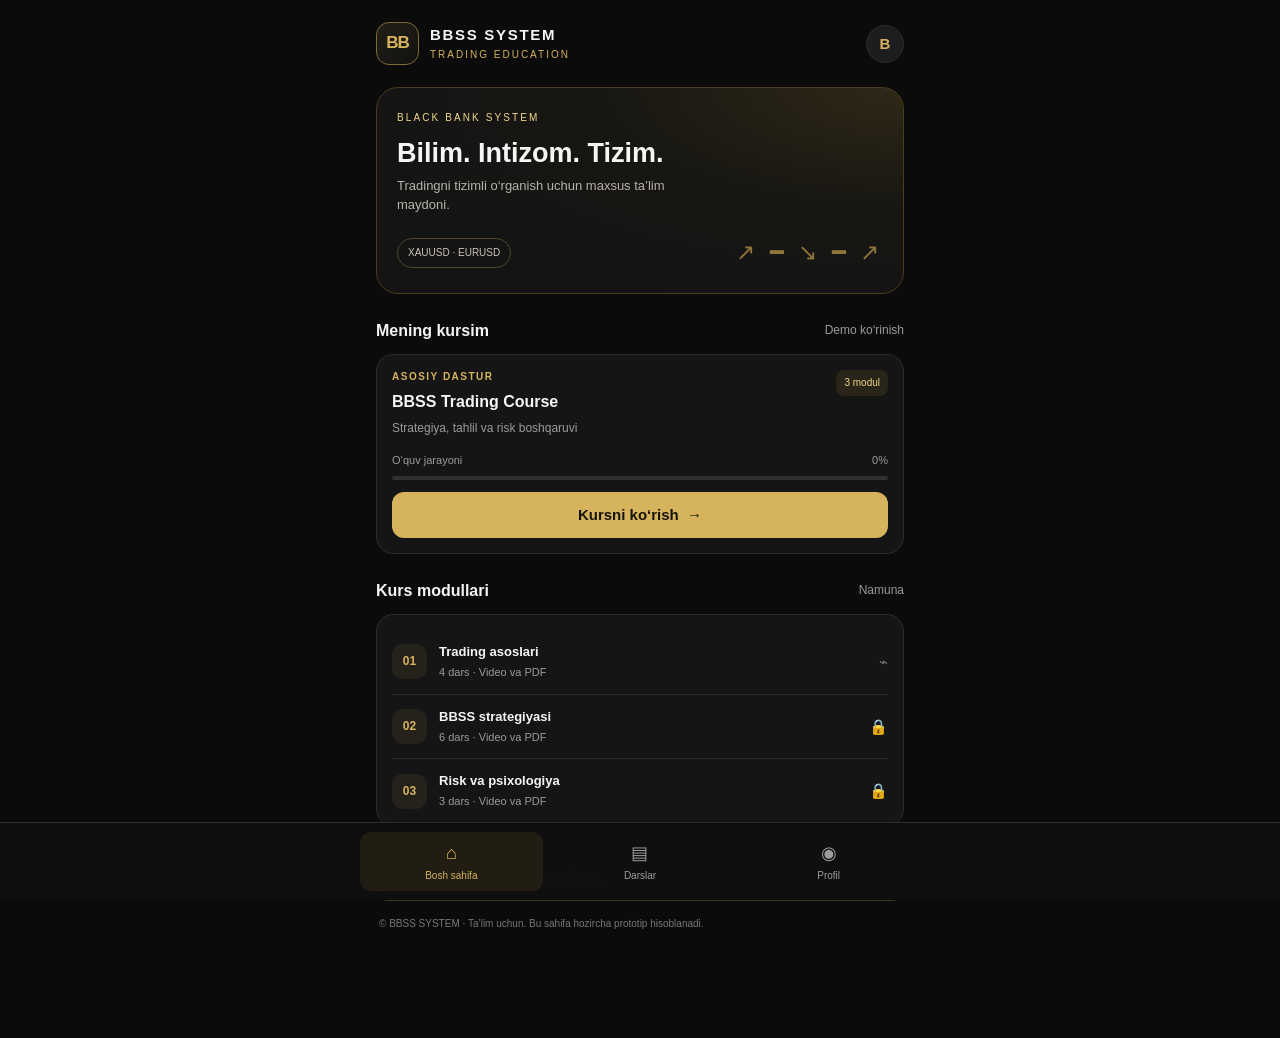
<file: index (1).html>
<!doctype html>
<html lang="uz">
<head>
  <meta charset="utf-8" />
  <meta name="viewport" content="width=device-width,initial-scale=1,viewport-fit=cover" />
  <meta name="theme-color" content="#0b0b0c" />
  <title>BBSS SYSTEM — Trading Education</title>
  <script src="https://telegram.org/js/telegram-web-app.js"></script>
  <style>
    :root{--bg:#0b0b0c;--panel:#151516;--panel2:#1d1d1f;--gold:#d6b45d;--gold2:#f0d889;--text:#f5f5f4;--muted:#9b9b9d;--line:#2c2c2e;--green:#8fd2a3}
    *{box-sizing:border-box} body{margin:0;background:var(--bg);color:var(--text);font:15px/1.45 -apple-system,BlinkMacSystemFont,"Segoe UI",sans-serif;padding:0 0 calc(82px + env(safe-area-inset-bottom));}
    button{font:inherit;cursor:pointer} .app{max-width:560px;margin:0 auto;min-height:100vh;padding:18px 16px 24px}
    .top{display:flex;align-items:center;justify-content:space-between;gap:12px;margin:4px 0 22px}.brand{display:flex;align-items:center;gap:11px}.mark{width:43px;height:43px;border:1px solid #806b32;border-radius:13px;display:grid;place-items:center;color:var(--gold);font-size:17px;font-weight:900;letter-spacing:-1px;background:linear-gradient(145deg,#222016,#111)}
    .brand h1{font-size:15px;letter-spacing:1.7px;margin:0}.brand p{margin:2px 0 0;color:var(--gold);font-size:10px;letter-spacing:2px}.avatar{width:38px;height:38px;border-radius:50%;display:grid;place-items:center;border:1px solid var(--line);background:var(--panel2);color:var(--gold);font-weight:700}
    .hero{padding:23px 20px;border-radius:22px;border:1px solid #4a3d1c;background:radial-gradient(ellipse at top right,#302817 0%,#171612 42%,#141415 80%);position:relative;overflow:hidden}.eyebrow{font-size:10px;letter-spacing:2.1px;color:var(--gold2);text-transform:uppercase}.hero h2{font-size:27px;line-height:1.12;margin:12px 0 9px;max-width:320px}.hero p{margin:0;color:#b7b4ab;font-size:13px;max-width:320px}.hero-foot{display:flex;align-items:center;justify-content:space-between;margin-top:22px;gap:12px}.mini-tag{font-size:10px;color:#c9c4b6;border:1px solid #51462a;border-radius:999px;padding:7px 10px}.ghost-chart{color:#8e7439;letter-spacing:4px;font-size:23px}
    .section-head{display:flex;justify-content:space-between;align-items:center;margin:25px 0 12px}.section-head h3{font-size:16px;margin:0}.subtle{color:var(--muted);font-size:12px}.course-card{background:var(--panel);border:1px solid var(--line);border-radius:17px;padding:15px;margin-bottom:11px}.course-top{display:flex;justify-content:space-between;align-items:flex-start;gap:12px}.course-label{font-size:10px;letter-spacing:1.5px;color:var(--gold);font-weight:700}.course-card h4{font-size:16px;margin:6px 0}.course-card p{color:var(--muted);font-size:12px;margin:0}.pill{white-space:nowrap;font-size:10px;padding:6px 8px;border-radius:8px;background:#292519;color:var(--gold2)}.progress-row{display:flex;justify-content:space-between;color:var(--muted);font-size:11px;margin:16px 0 7px}.bar{height:4px;background:#303032;border-radius:99px;overflow:hidden}.bar span{display:block;height:100%;background:var(--gold);width:0;border-radius:99px}.module{display:flex;align-items:center;gap:12px;padding:13px 0;border-bottom:1px solid var(--line)}.module:last-child{border-bottom:0;padding-bottom:0}.num{width:35px;height:35px;border-radius:11px;background:#24221b;display:grid;place-items:center;color:var(--gold);font-weight:700;font-size:12px;flex-shrink:0}.module-info{flex:1;min-width:0}.module-info strong{display:block;font-size:13px}.module-info span{display:block;color:var(--muted);font-size:11px;margin-top:3px}.lock{color:#78787a;font-size:15px}
    .primary{border:0;border-radius:12px;background:var(--gold);color:#17130a;font-weight:800;padding:12px 15px;width:100%;margin-top:12px}.secondary{border:1px solid #554824;background:transparent;color:var(--gold2);border-radius:11px;padding:10px 12px;font-weight:650;width:100%;margin-top:10px}.note{border-radius:12px;background:#1b1913;border:1px solid #40361f;color:#cfc4a1;padding:12px;font-size:12px;margin-top:14px}.screen{display:none}.screen.active{display:block}.profile-box{border:1px solid var(--line);background:var(--panel);border-radius:18px;padding:18px;text-align:center}.big-avatar{height:66px;width:66px;border-radius:50%;margin:0 auto 12px;background:#272318;color:var(--gold);display:grid;place-items:center;font-size:24px;font-weight:800;border:1px solid #5b4a23}.profile-box h3{margin:0 0 4px}.profile-box p{color:var(--muted);margin:0;font-size:12px}.info-row{display:flex;justify-content:space-between;gap:12px;padding:13px 0;border-bottom:1px solid var(--line);font-size:13px}.info-row:last-child{border:0}.info-row span:first-child{color:var(--muted)}.empty{padding:30px 16px;text-align:center;color:var(--muted);font-size:13px}.bottom-nav{position:fixed;bottom:0;left:0;right:0;background:rgba(15,15,16,.96);backdrop-filter:blur(16px);border-top:1px solid var(--line);padding:9px 10px calc(9px + env(safe-area-inset-bottom));display:flex;justify-content:center;z-index:5}.nav-inner{width:100%;max-width:560px;display:grid;grid-template-columns:repeat(3,1fr);gap:6px}.nav-btn{border:0;background:transparent;color:var(--muted);padding:8px 5px;border-radius:11px;font-size:10px}.nav-btn b{display:block;font-size:18px;font-weight:500;margin-bottom:2px}.nav-btn.active{color:var(--gold);background:#211d13}.toast{position:fixed;left:50%;bottom:90px;transform:translateX(-50%);width:max-content;max-width:90%;background:#f4f0e4;color:#15130d;padding:11px 14px;border-radius:12px;font-size:12px;font-weight:650;box-shadow:0 8px 30px #0008;display:none;z-index:9}.smallprint{font-size:10px;color:#777;margin:16px 3px 0}
  </style>
</head>
<body>
<div class="app">
  <header class="top">
    <div class="brand"><div class="mark">BB</div><div><h1>BBSS SYSTEM</h1><p>TRADING EDUCATION</p></div></div>
    <div class="avatar" id="top-avatar">B</div>
  </header>

  <main id="home-screen" class="screen active">
    <section class="hero">
      <div class="eyebrow">BLACK BANK SYSTEM</div>
      <h2>Bilim. Intizom. Tizim.</h2>
      <p>Tradingni tizimli o‘rganish uchun maxsus ta’lim maydoni.</p>
      <div class="hero-foot"><span class="mini-tag">XAUUSD · EURUSD</span><span class="ghost-chart">↗ ━ ↘ ━ ↗</span></div>
    </section>
    <div class="section-head"><h3>Mening kursim</h3><span class="subtle">Demo ko‘rinish</span></div>
    <section class="course-card">
      <div class="course-top"><div><div class="course-label">ASOSIY DASTUR</div><h4>BBSS Trading Course</h4><p>Strategiya, tahlil va risk boshqaruvi</p></div><span class="pill">3 modul</span></div>
      <div class="progress-row"><span>O‘quv jarayoni</span><span id="progress-label">0%</span></div><div class="bar"><span id="progress-bar"></span></div>
      <button class="primary" onclick="showScreen('lessons')">Kursni ko‘rish&nbsp; →</button>
    </section>
    <div class="section-head"><h3>Kurs modullari</h3><span class="subtle">Namuna</span></div>
    <section class="course-card">
      <div class="module"><div class="num">01</div><div class="module-info"><strong>Trading asoslari</strong><span>4 dars · Video va PDF</span></div><span class="lock">⌁</span></div>
      <div class="module"><div class="num">02</div><div class="module-info"><strong>BBSS strategiyasi</strong><span>6 dars · Video va PDF</span></div><span class="lock">🔒</span></div>
      <div class="module"><div class="num">03</div><div class="module-info"><strong>Risk va psixologiya</strong><span>3 dars · Video va PDF</span></div><span class="lock">🔒</span></div>
    </section>
    <div class="note">Bu hozircha dizayn namunasi. Haqiqiy kurs videolari, PDF fayllar, to‘lov tasdiqlash va foydalanuvchi ruxsatlari hali ulanmagan.</div>
  </main>

  <main id="lessons-screen" class="screen">
    <div class="section-head"><h3>Kurs darslari</h3><span class="subtle">BBSS SYSTEM</span></div>
    <section class="course-card">
      <div class="course-label">MODUL 01</div><h4>Trading asoslari</h4><p>Bozorni tushunish uchun boshlang‘ich darslar.</p>
      <div class="module"><div class="num">01</div><div class="module-info"><strong>Trading nima?</strong><span>Video · 12 daqiqa · PDF konspekt</span></div><span class="lock">🔒</span></div>
      <div class="module"><div class="num">02</div><div class="module-info"><strong>Market structure</strong><span>Video · 18 daqiqa · PDF konspekt</span></div><span class="lock">🔒</span></div>
      <div class="module"><div class="num">03</div><div class="module-info"><strong>Likvidlik tushunchasi</strong><span>Video · 15 daqiqa · PDF konspekt</span></div><span class="lock">🔒</span></div>
      <button class="secondary" onclick="showToast('Demo rejim: kursga kirish to‘lov tasdiqlangach ochiladi.')">Kursga kirish haqida</button>
    </section>
    <section class="course-card"><div class="course-label">MODUL 02</div><h4>BBSS strategiyasi</h4><p>Faqat kirish huquqi berilgan o‘quvchilar uchun.</p><div class="module"><div class="num">02</div><div class="module-info"><strong>Strategiya qoidalari</strong><span>Video va PDF</span></div><span class="lock">🔒</span></div></section>
    <div class="note">Darslar ommaviy havolalar bilan emas, foydalanuvchi ruxsati tekshirilganidan keyin ochilishi kerak.</div>
  </main>

  <main id="profile-screen" class="screen">
    <div class="section-head"><h3>Mening profilim</h3><span class="subtle">O‘quvchi kabineti</span></div>
    <section class="profile-box"><div class="big-avatar" id="profile-avatar">B</div><h3 id="profile-name">BBSS o‘quvchisi</h3><p id="profile-username">Telegram profili aniqlanmagan</p><div style="height:18px"></div><div class="info-row"><span>Akkaunt ID</span><strong id="profile-id">Demo rejim</strong></div><div class="info-row"><span>Kurs holati</span><strong style="color:var(--gold)" id="course-status">Kirish kutilmoqda</strong></div><div class="info-row"><span>Faol modullar</span><strong>0 / 3</strong></div></section>
    <div class="note">Telegram ichida ochilganda profil ma’lumotlari ko‘rsatilishi mumkin. Haqiqiy kirish huquqi serverda tekshirilishi shart.</div>
    <button class="secondary" onclick="showToast('Admin bilan aloqa havolasi keyingi bosqichda sozlanadi.')">Admin bilan bog‘lanish</button>
  </main>
  <p class="smallprint">© BBSS SYSTEM · Ta’lim uchun. Bu sahifa hozircha prototip hisoblanadi.</p>
</div>
<nav class="bottom-nav"><div class="nav-inner"><button class="nav-btn active" data-screen="home" onclick="showScreen('home')"><b>⌂</b>Bosh sahifa</button><button class="nav-btn" data-screen="lessons" onclick="showScreen('lessons')"><b>▤</b>Darslar</button><button class="nav-btn" data-screen="profile" onclick="showScreen('profile')"><b>◉</b>Profil</button></div></nav>
<div class="toast" id="toast"></div>
<script>
  const tg = window.Telegram && window.Telegram.WebApp;
  if (tg) {
    tg.ready(); tg.expand();
    try { tg.setHeaderColor('#0b0b0c'); tg.setBackgroundColor('#0b0b0c'); } catch(e) {}
    const u = tg.initDataUnsafe && tg.initDataUnsafe.user;
    if (u) {
      const full = [u.first_name, u.last_name].filter(Boolean).join(' ') || 'BBSS o‘quvchisi';
      const initial = (u.first_name || 'B').slice(0,1).toUpperCase();
      document.getElementById('top-avatar').textContent = initial;
      document.getElementById('profile-avatar').textContent = initial;
      document.getElementById('profile-name').textContent = full;
      document.getElementById('profile-username').textContent = u.username ? '@'+u.username : 'Telegram foydalanuvchisi';
      document.getElementById('profile-id').textContent = String(u.id);
    }
  }
  function showScreen(screen) {
    document.querySelectorAll('.screen').forEach(el => el.classList.remove('active'));
    document.getElementById(screen+'-screen').classList.add('active');
    document.querySelectorAll('.nav-btn').forEach(el => el.classList.toggle('active', el.dataset.screen===screen));
    window.scrollTo({top:0, behavior:'smooth'});
  }
  let toastTimer;
  function showToast(message){const el=document.getElementById('toast');el.textContent=message;el.style.display='block';clearTimeout(toastTimer);toastTimer=setTimeout(()=>el.style.display='none',2800)}
</script>
</body>
</html>
</file>
